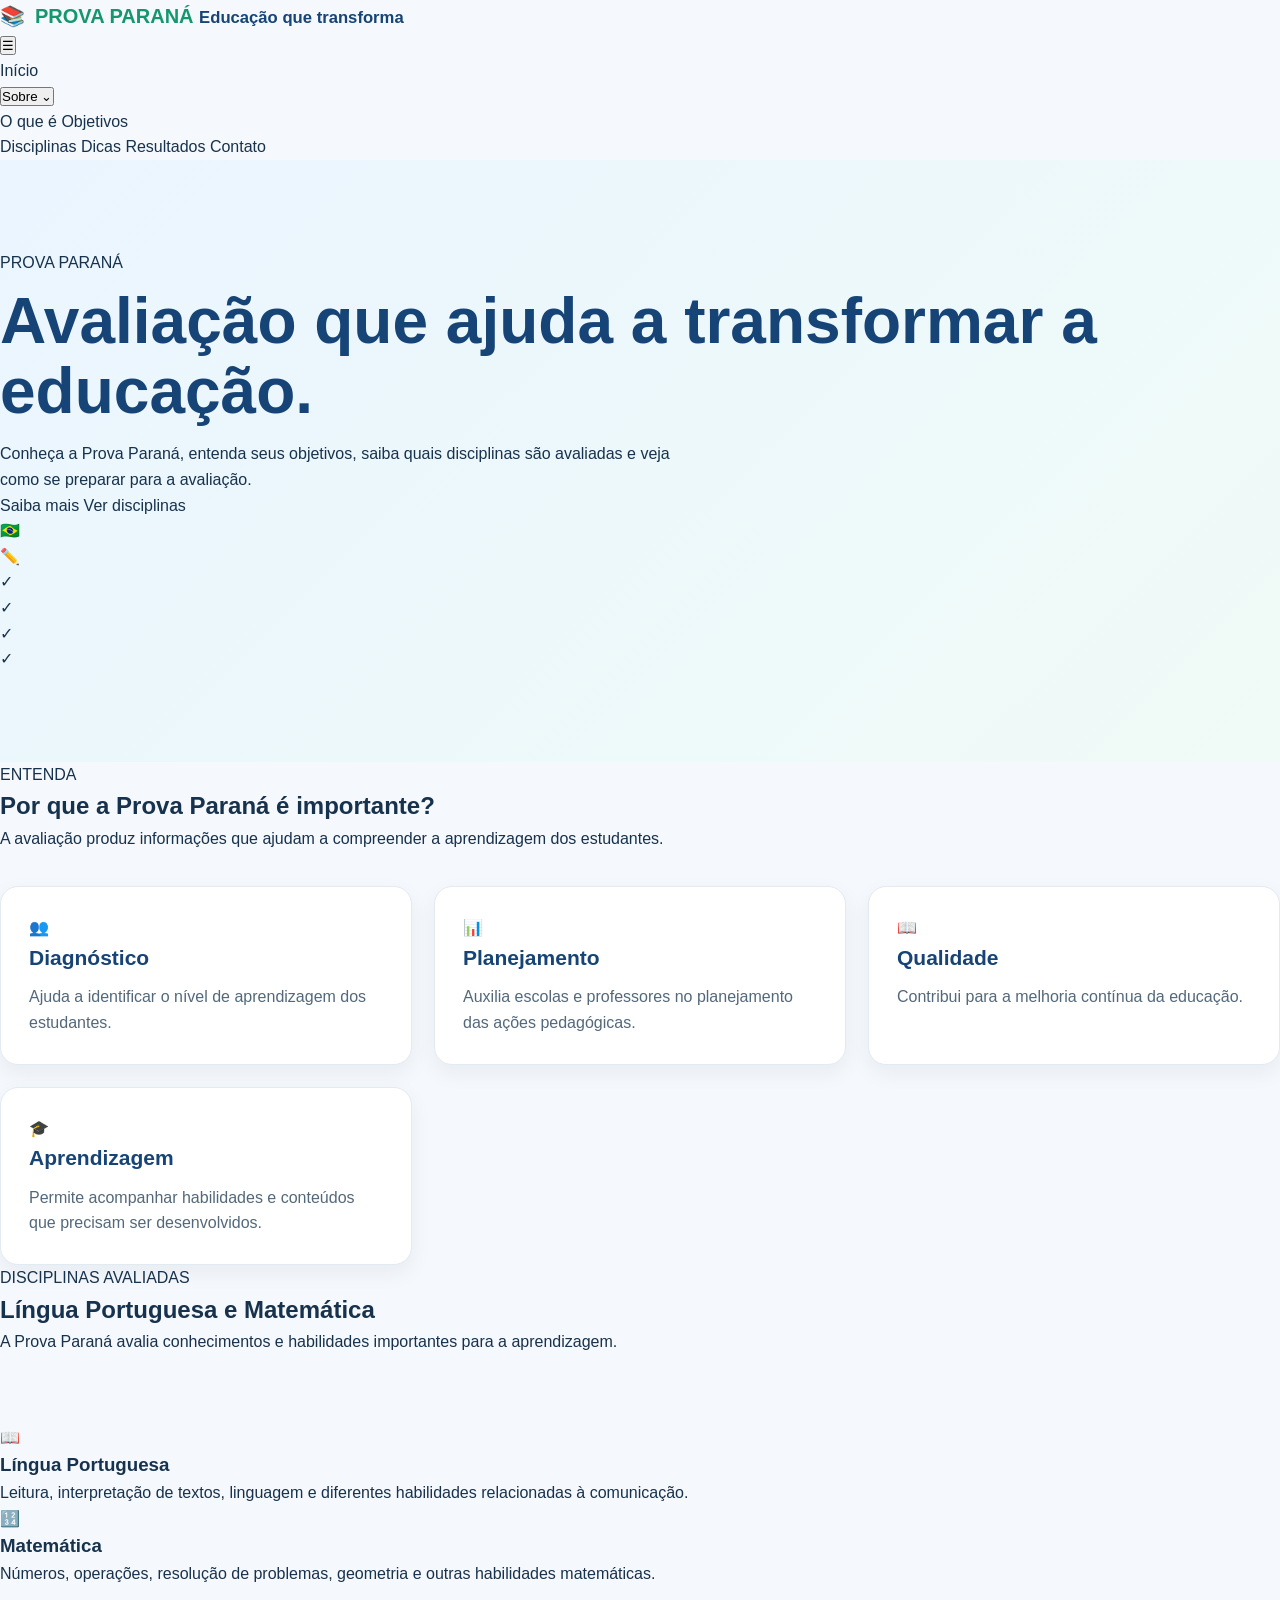
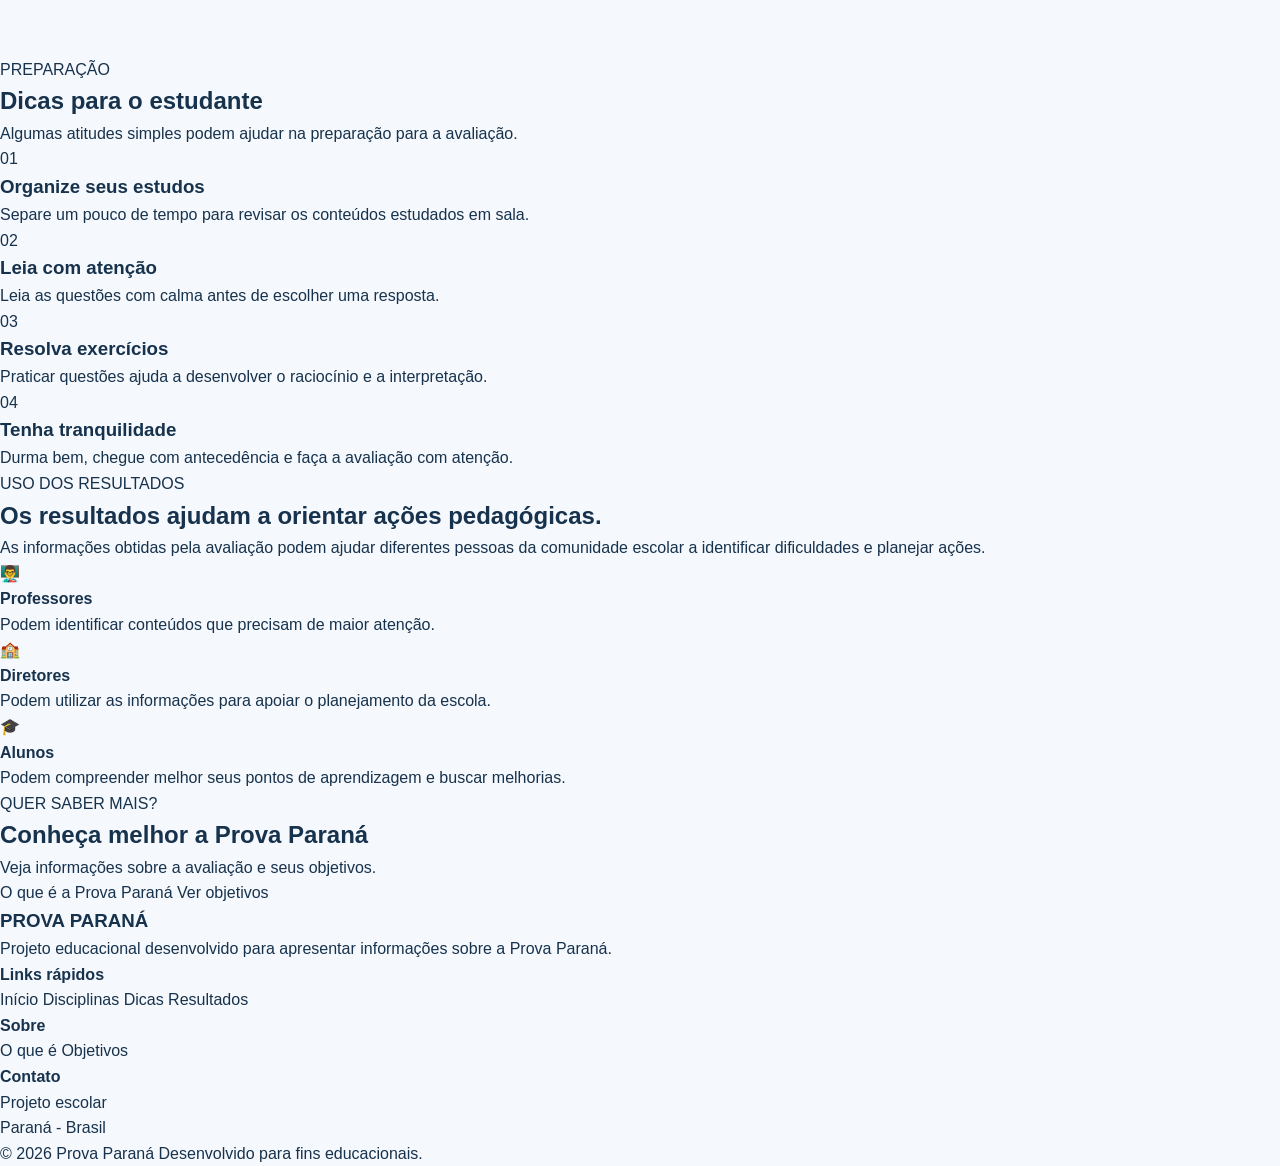
<file: Index.html>
<!DOCTYPE html>
<html lang="pt-BR">

<head>
    <meta charset="UTF-8">
    <meta name="viewport" content="width=device-width, initial-scale=1.0">

    <title>Prova Paraná</title>

    <link rel="stylesheet" href="style.css">
</head>

<body>

<header class="cabecalho">

    <div class="logo" onclick="irParaInicio()">

        <div class="logo-simbolo">📚</div>

        <div class="logo-texto">
            <strong>PROVA <span>PARANÁ</span></strong>
            <small>Educação que transforma</small>
        </div>

    </div>


    <button class="botao-menu" onclick="abrirMenu()" aria-label="Abrir menu">
        ☰
    </button>


    <nav id="menuPrincipal">

        <a href="index.html" class="ativo">Início</a>

        <div class="dropdown">

            <button class="botao-dropdown" onclick="abrirDropdown()">
                Sobre <span>⌄</span>
            </button>

            <div id="dropdownSobre" class="dropdown-conteudo">

                <a href="sobre.html">O que é</a>

                <a href="objetivos.html">Objetivos</a>

            </div>

        </div>

        <a href="#disciplinas">Disciplinas</a>

        <a href="#dicas">Dicas</a>

        <a href="#resultados">Resultados</a>

        <a href="#contato">Contato</a>

    </nav>

</header>


<main>

    <!-- HERO -->

    <section class="hero">

        <div class="hero-conteudo">

            <span class="tag">PROVA PARANÁ</span>

            <h1>
                Avaliação que ajuda a
                <span>transformar a educação.</span>
            </h1>

            <p>
                Conheça a Prova Paraná, entenda seus objetivos,
                saiba quais disciplinas são avaliadas e veja como
                se preparar para a avaliação.
            </p>


            <div class="botoes-hero">

                <a href="sobre.html" class="botao botao-verde">
                    Saiba mais
                </a>

                <a href="#disciplinas" class="botao botao-branco">
                    Ver disciplinas
                </a>

            </div>

        </div>


        <div class="hero-ilustracao">

            <div class="mapa">🇧🇷</div>

            <div class="lapis">✏️</div>

            <div class="prova-card">

                <div>✓</div>
                <div>✓</div>
                <div>✓</div>
                <div>✓</div>

            </div>

        </div>

    </section>


    <!-- IMPORTÂNCIA -->

    <section class="secao">

        <div class="titulo">

            <span>ENTENDA</span>

            <h2>Por que a Prova Paraná é importante?</h2>

            <p>
                A avaliação produz informações que ajudam
                a compreender a aprendizagem dos estudantes.
            </p>

        </div>


        <div class="cards">

            <article class="card">

                <div class="icone verde">👥</div>

                <h3>Diagnóstico</h3>

                <p>
                    Ajuda a identificar o nível de aprendizagem
                    dos estudantes.
                </p>

            </article>


            <article class="card">

                <div class="icone azul">📊</div>

                <h3>Planejamento</h3>

                <p>
                    Auxilia escolas e professores no planejamento
                    das ações pedagógicas.
                </p>

            </article>


            <article class="card">

                <div class="icone verde">📖</div>

                <h3>Qualidade</h3>

                <p>
                    Contribui para a melhoria contínua
                    da educação.
                </p>

            </article>


            <article class="card">

                <div class="icone azul">🎓</div>

                <h3>Aprendizagem</h3>

                <p>
                    Permite acompanhar habilidades e conteúdos
                    que precisam ser desenvolvidos.
                </p>

            </article>

        </div>

    </section>


    <!-- DISCIPLINAS -->

    <section id="disciplinas" class="secao secao-azul">

        <div class="titulo">

            <span>DISCIPLINAS AVALIADAS</span>

            <h2>Língua Portuguesa e Matemática</h2>

            <p>
                A Prova Paraná avalia conhecimentos e habilidades
                importantes para a aprendizagem.
            </p>

        </div>


        <div class="disciplinas">

            <article class="disciplina portugues">

                <div class="disciplina-icone">
                    📖
                </div>

                <div>

                    <h3>Língua Portuguesa</h3>

                    <p>
                        Leitura, interpretação de textos,
                        linguagem e diferentes habilidades
                        relacionadas à comunicação.
                    </p>

                </div>

            </article>


            <article class="disciplina matematica">

                <div class="disciplina-icone">
                    🔢
                </div>

                <div>

                    <h3>Matemática</h3>

                    <p>
                        Números, operações, resolução de problemas,
                        geometria e outras habilidades matemáticas.
                    </p>

                </div>

            </article>

        </div>

    </section>


    <!-- DICAS -->

    <section id="dicas" class="secao">

        <div class="titulo">

            <span>PREPARAÇÃO</span>

            <h2>Dicas para o estudante</h2>

            <p>
                Algumas atitudes simples podem ajudar
                na preparação para a avaliação.
            </p>

        </div>


        <div class="dicas">

            <article class="dica">

                <span>01</span>

                <div>
                    <h3>Organize seus estudos</h3>

                    <p>
                        Separe um pouco de tempo para revisar
                        os conteúdos estudados em sala.
                    </p>
                </div>

            </article>


            <article class="dica">

                <span>02</span>

                <div>
                    <h3>Leia com atenção</h3>

                    <p>
                        Leia as questões com calma antes
                        de escolher uma resposta.
                    </p>
                </div>

            </article>


            <article class="dica">

                <span>03</span>

                <div>
                    <h3>Resolva exercícios</h3>

                    <p>
                        Praticar questões ajuda a desenvolver
                        o raciocínio e a interpretação.
                    </p>
                </div>

            </article>


            <article class="dica">

                <span>04</span>

                <div>
                    <h3>Tenha tranquilidade</h3>

                    <p>
                        Durma bem, chegue com antecedência
                        e faça a avaliação com atenção.
                    </p>
                </div>

            </article>

        </div>

    </section>


    <!-- RESULTADOS -->

    <section id="resultados" class="resultados">

        <div>

            <span>USO DOS RESULTADOS</span>

            <h2>
                Os resultados ajudam a orientar
                ações pedagógicas.
            </h2>

            <p>
                As informações obtidas pela avaliação podem
                ajudar diferentes pessoas da comunidade escolar
                a identificar dificuldades e planejar ações.
            </p>

        </div>


        <div class="resultado-lista">

            <div>
                <b>👨‍🏫</b>

                <section>
                    <strong>Professores</strong>

                    <p>
                        Podem identificar conteúdos que precisam
                        de maior atenção.
                    </p>
                </section>
            </div>


            <div>
                <b>🏫</b>

                <section>
                    <strong>Diretores</strong>

                    <p>
                        Podem utilizar as informações para apoiar
                        o planejamento da escola.
                    </p>
                </section>
            </div>


            <div>
                <b>🎓</b>

                <section>
                    <strong>Alunos</strong>

                    <p>
                        Podem compreender melhor seus pontos
                        de aprendizagem e buscar melhorias.
                    </p>
                </section>
            </div>

        </div>

    </section>


    <!-- SOBRE -->

    <section class="chamada">

        <span>QUER SABER MAIS?</span>

        <h2>Conheça melhor a Prova Paraná</h2>

        <p>
            Veja informações sobre a avaliação e seus objetivos.
        </p>

        <div>

            <a href="sobre.html" class="botao botao-verde">
                O que é a Prova Paraná
            </a>

            <a href="objetivos.html" class="botao botao-branco">
                Ver objetivos
            </a>

        </div>

    </section>

</main>


<!-- RODAPÉ -->

<footer id="contato">

    <div class="footer-conteudo">

        <div class="footer-coluna">

            <h3>PROVA <span>PARANÁ</span></h3>

            <p>
                Projeto educacional desenvolvido para apresentar
                informações sobre a Prova Paraná.
            </p>

        </div>


        <div class="footer-coluna">

            <h4>Links rápidos</h4>

            <a href="index.html">Início</a>
            <a href="#disciplinas">Disciplinas</a>
            <a href="#dicas">Dicas</a>
            <a href="#resultados">Resultados</a>

        </div>


        <div class="footer-coluna">

            <h4>Sobre</h4>

            <a href="sobre.html">O que é</a>
            <a href="objetivos.html">Objetivos</a>

        </div>


        <div class="footer-coluna">

            <h4>Contato</h4>

            <p>Projeto escolar</p>
            <p>Paraná - Brasil</p>

        </div>

    </div>


    <div class="footer-final">

        <span>
            © 2026 Prova Paraná
        </span>

        <span>
            Desenvolvido para fins educacionais.
        </span>

    </div>

</footer>


<script src="script.js"></script>

</body>
    </html>
</file>
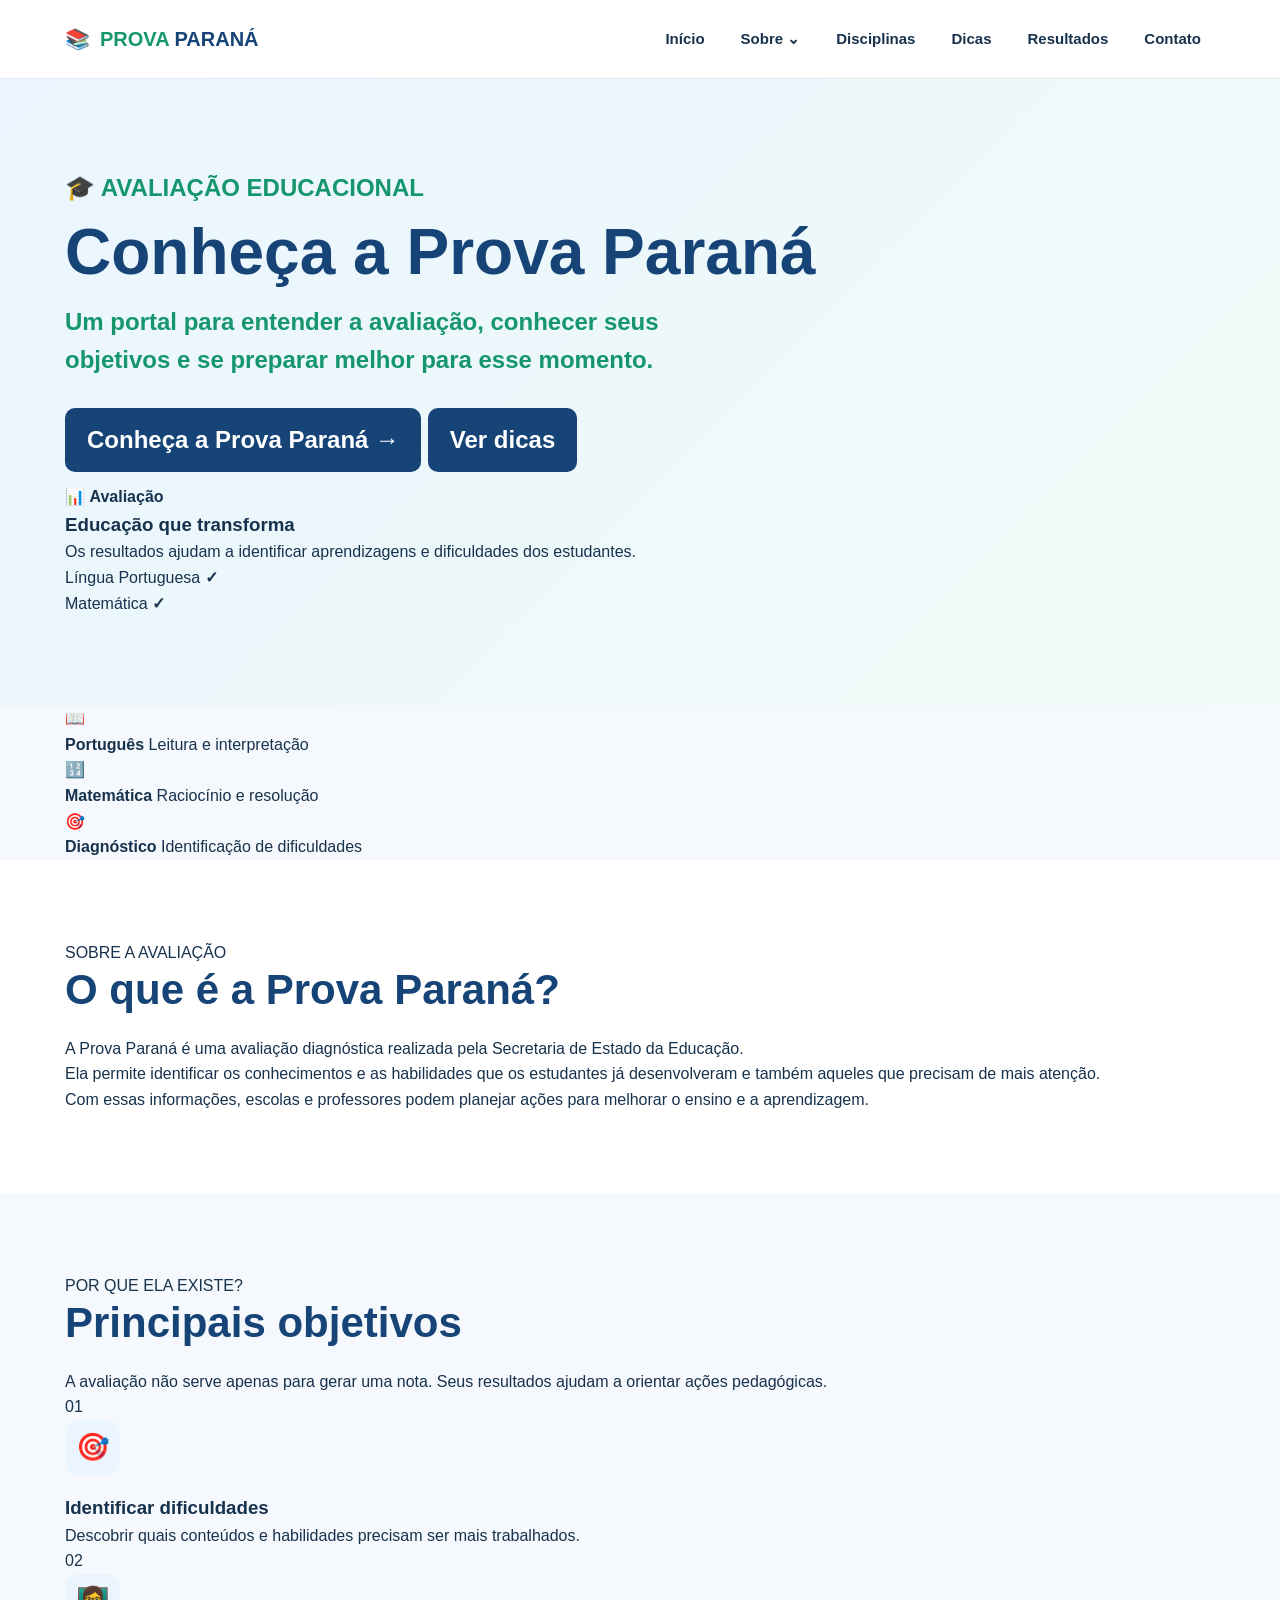
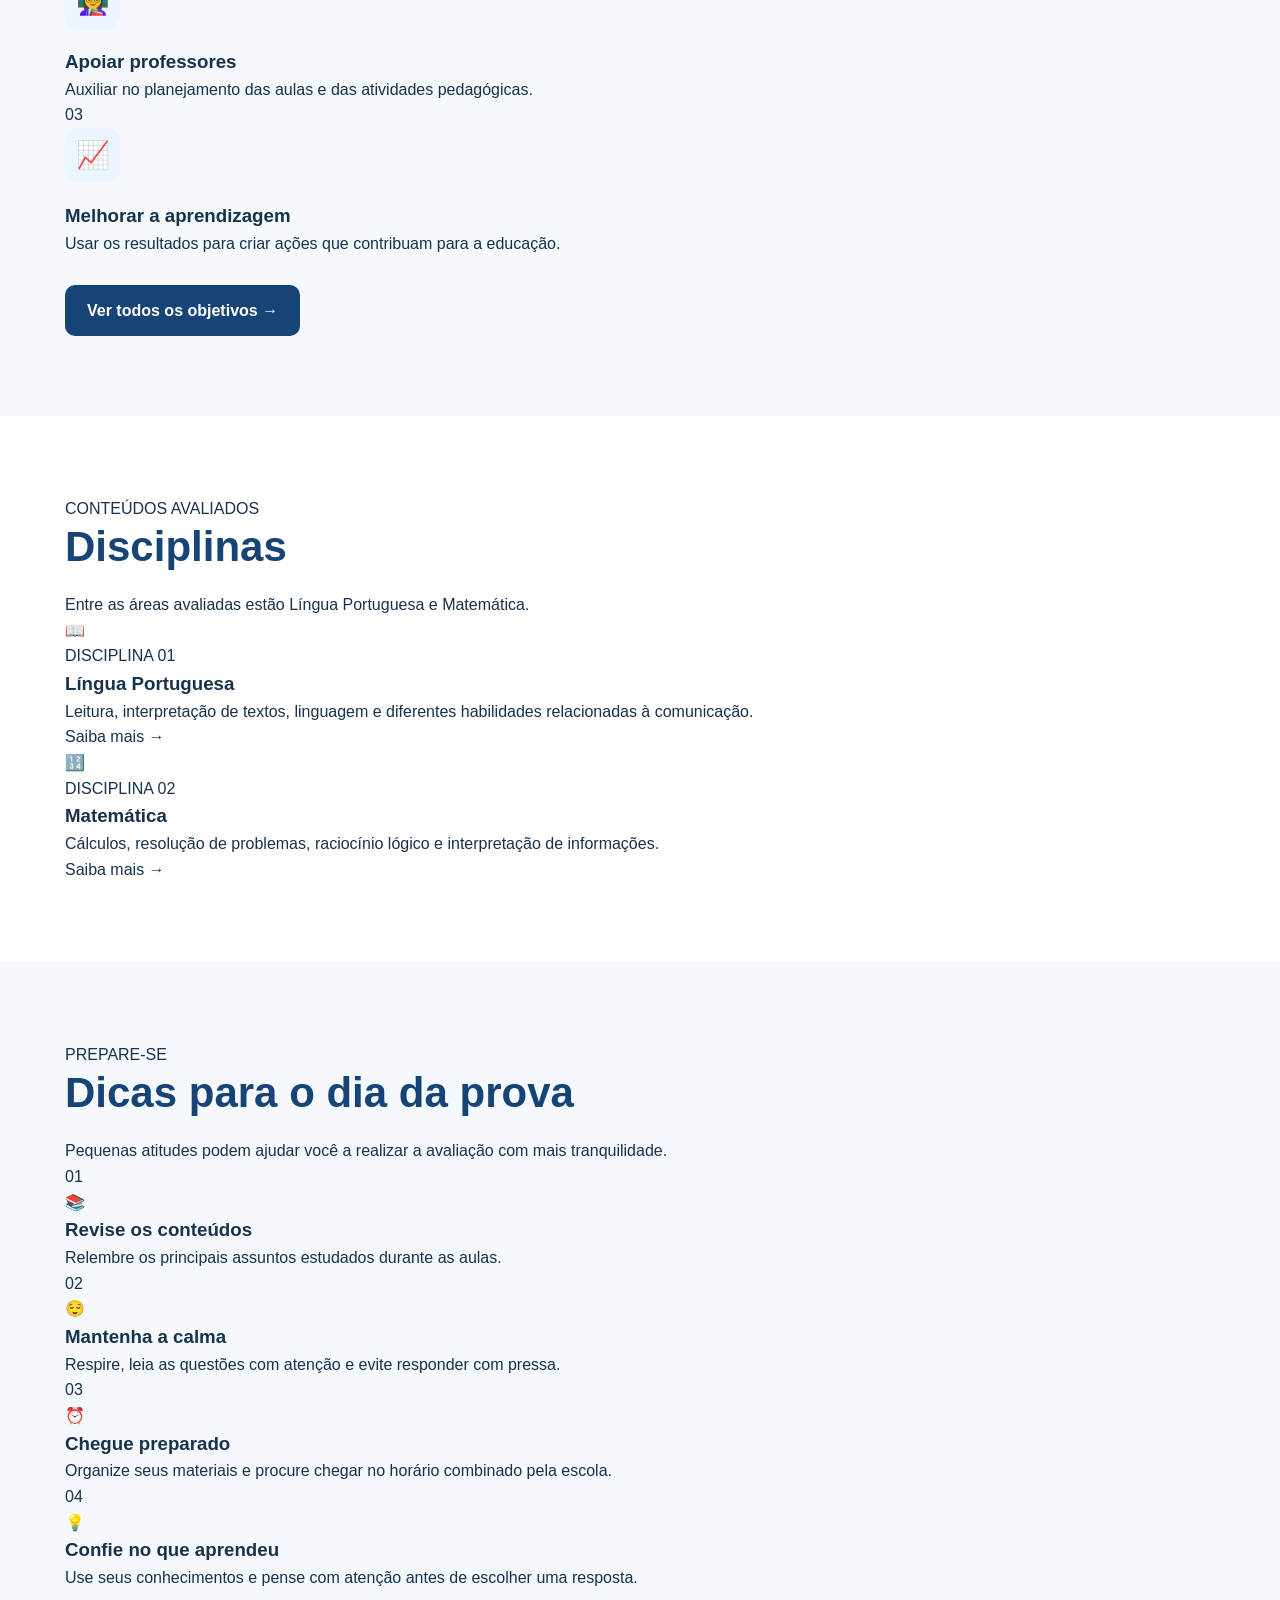
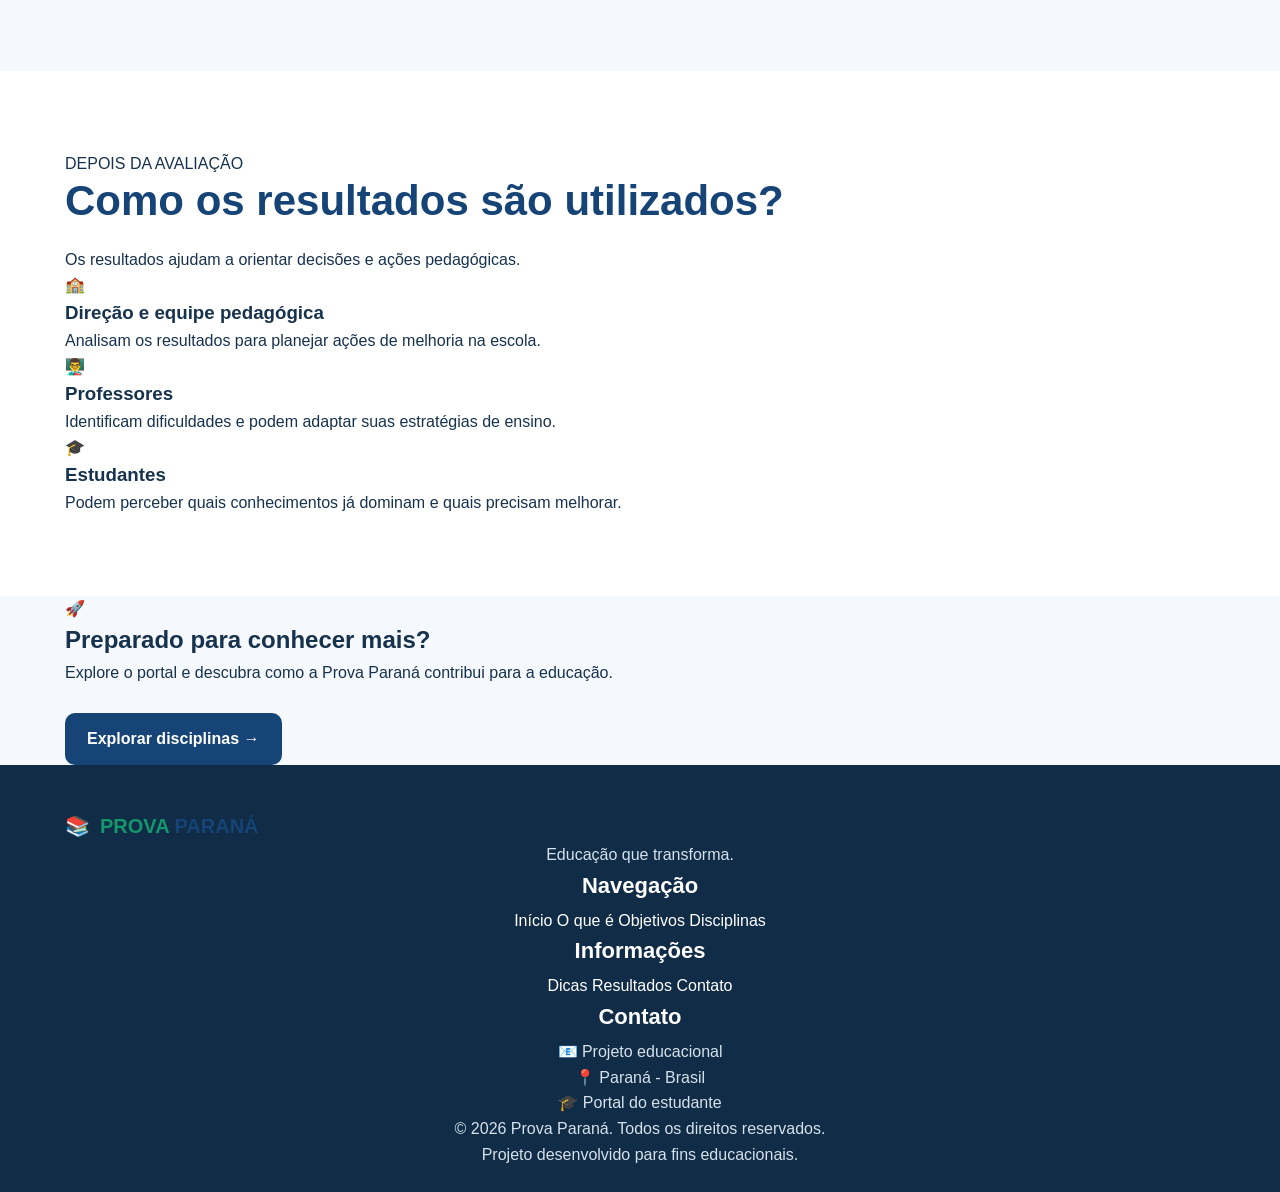
<file: index.html>
<!DOCTYPE html>
<html lang="pt-BR">

<head>
    <meta charset="UTF-8">
    <meta name="viewport" content="width=device-width, initial-scale=1.0">

    <link rel="stylesheet" href="style.css">

    <title>Prova Paraná | Portal do Estudante</title>
</head>

<body>

    <!-- CABEÇALHO -->
    <header class="header">

        <div class="container header-content">

            <a href="index.html" class="logo">

                <div class="logo-symbol">
                    <span>📚</span>
                </div>

                <div class="logo-text">
                    <strong>PROVA</strong>
                    <span>PARANÁ</span>
                </div>

            </a>

            <button class="menu-btn" aria-label="Abrir menu">
                <span></span>
                <span></span>
                <span></span>
            </button>

            <nav class="main-nav">

                <ul>

                    <li>
                        <a href="index.html" class="active">
                            Início
                        </a>
                    </li>

                    <li class="dropdown">

                        <button class="dropdown-btn">
                            Sobre <span>⌄</span>
                        </button>

                        <div class="dropdown-menu">

                            <a href="#sobre">
                                O que é
                            </a>

                            <a href="objetivos.html">
                                Objetivos
                            </a>

                        </div>

                    </li>

                    <li>
                        <a href="disciplinas.html">
                            Disciplinas
                        </a>
                    </li>

                    <li>
                        <a href="#dicas">
                            Dicas
                        </a>
                    </li>

                    <li>
                        <a href="#resultados">
                            Resultados
                        </a>
                    </li>

                    <li>
                        <a href="#contato">
                            Contato
                        </a>
                    </li>

                </ul>

            </nav>

        </div>

    </header>


    <main>

        <!-- HERO -->
        <section class="hero">

            <div class="hero-decoration hero-decoration-one"></div>
            <div class="hero-decoration hero-decoration-two"></div>

            <div class="container hero-content">

                <div class="hero-text">

                    <div class="badge">
                        🎓 AVALIAÇÃO EDUCACIONAL
                    </div>

                    <h1>
                        Conheça a
                        <span>Prova Paraná</span>
                    </h1>

                    <p>
                        Um portal para entender a avaliação,
                        conhecer seus objetivos e se preparar
                        melhor para esse momento.
                    </p>

                    <div class="hero-buttons">

                        <a href="#sobre" class="btn btn-primary">
                            Conheça a Prova Paraná →
                        </a>

                        <a href="#dicas" class="btn btn-secondary">
                            Ver dicas
                        </a>

                    </div>

                </div>

                <div class="hero-card">

                    <div class="hero-card-top">
                        <span>📊</span>
                        <strong>Avaliação</strong>
                    </div>

                    <h3>
                        Educação que transforma
                    </h3>

                    <p>
                        Os resultados ajudam a identificar
                        aprendizagens e dificuldades dos estudantes.
                    </p>

                    <div class="progress">

                        <div class="progress-item">
                            <span>Língua Portuguesa</span>
                            <b>✓</b>
                        </div>

                        <div class="progress-item">
                            <span>Matemática</span>
                            <b>✓</b>
                        </div>

                    </div>

                </div>

            </div>

        </section>


        <!-- NÚMEROS / DESTAQUES -->
        <section class="highlights">

            <div class="container highlights-grid">

                <div class="highlight">
                    <div class="highlight-icon">📖</div>
                    <div>
                        <strong>Português</strong>
                        <span>Leitura e interpretação</span>
                    </div>
                </div>

                <div class="highlight">
                    <div class="highlight-icon">🔢</div>
                    <div>
                        <strong>Matemática</strong>
                        <span>Raciocínio e resolução</span>
                    </div>
                </div>

                <div class="highlight">
                    <div class="highlight-icon">🎯</div>
                    <div>
                        <strong>Diagnóstico</strong>
                        <span>Identificação de dificuldades</span>
                    </div>
                </div>

            </div>

        </section>


        <!-- O QUE É -->
        <section id="sobre" class="section about-section">

            <div class="container two-columns">

                <div>

                    <span class="section-tag">
                        SOBRE A AVALIAÇÃO
                    </span>

                    <h2>
                        O que é a
                        <span>Prova Paraná?</span>
                    </h2>

                </div>

                <div class="section-text">

                    <p>
                        A Prova Paraná é uma avaliação diagnóstica
                        realizada pela Secretaria de Estado da Educação.
                    </p>

                    <p>
                        Ela permite identificar os conhecimentos e as
                        habilidades que os estudantes já desenvolveram
                        e também aqueles que precisam de mais atenção.
                    </p>

                    <p>
                        Com essas informações, escolas e professores
                        podem planejar ações para melhorar o ensino
                        e a aprendizagem.
                    </p>

                </div>

            </div>

        </section>


        <!-- OBJETIVOS -->
        <section class="section objectives-section">

            <div class="container">

                <div class="section-heading">

                    <span class="section-tag">
                        POR QUE ELA EXISTE?
                    </span>

                    <h2>
                        Principais objetivos
                    </h2>

                    <p>
                        A avaliação não serve apenas para gerar uma nota.
                        Seus resultados ajudam a orientar ações pedagógicas.
                    </p>

                </div>


                <div class="cards-grid">

                    <article class="info-card">

                        <div class="card-number">
                            01
                        </div>

                        <div class="card-icon">
                            🎯
                        </div>

                        <h3>
                            Identificar dificuldades
                        </h3>

                        <p>
                            Descobrir quais conteúdos e habilidades
                            precisam ser mais trabalhados.
                        </p>

                    </article>


                    <article class="info-card">

                        <div class="card-number">
                            02
                        </div>

                        <div class="card-icon">
                            👩‍🏫
                        </div>

                        <h3>
                            Apoiar professores
                        </h3>

                        <p>
                            Auxiliar no planejamento das aulas e
                            das atividades pedagógicas.
                        </p>

                    </article>


                    <article class="info-card">

                        <div class="card-number">
                            03
                        </div>

                        <div class="card-icon">
                            📈
                        </div>

                        <h3>
                            Melhorar a aprendizagem
                        </h3>

                        <p>
                            Usar os resultados para criar ações
                            que contribuam para a educação.
                        </p>

                    </article>

                </div>

                <div class="center-button">

                    <a href="objetivos.html" class="btn btn-primary">
                        Ver todos os objetivos →
                    </a>

                </div>

            </div>

        </section>


        <!-- DISCIPLINAS -->
        <section id="disciplinas" class="section disciplines-section">

            <div class="container">

                <div class="section-heading">

                    <span class="section-tag">
                        CONTEÚDOS AVALIADOS
                    </span>

                    <h2>
                        Disciplinas
                    </h2>

                    <p>
                        Entre as áreas avaliadas estão Língua Portuguesa
                        e Matemática.
                    </p>

                </div>


                <div class="discipline-grid">

                    <article class="discipline-card portuguese">

                        <div class="discipline-icon">
                            📖
                        </div>

                        <div class="discipline-content">

                            <span class="discipline-label">
                                DISCIPLINA 01
                            </span>

                            <h3>
                                Língua Portuguesa
                            </h3>

                            <p>
                                Leitura, interpretação de textos,
                                linguagem e diferentes habilidades
                                relacionadas à comunicação.
                            </p>

                            <a href="disciplinas.html">
                                Saiba mais →
                            </a>

                        </div>

                    </article>


                    <article class="discipline-card mathematics">

                        <div class="discipline-icon">
                            🔢
                        </div>

                        <div class="discipline-content">

                            <span class="discipline-label">
                                DISCIPLINA 02
                            </span>

                            <h3>
                                Matemática
                            </h3>

                            <p>
                                Cálculos, resolução de problemas,
                                raciocínio lógico e interpretação
                                de informações.
                            </p>

                            <a href="disciplinas.html">
                                Saiba mais →
                            </a>

                        </div>

                    </article>

                </div>

            </div>

        </section>


        <!-- DICAS -->
        <section id="dicas" class="section tips-section">

            <div class="container">

                <div class="section-heading">

                    <span class="section-tag">
                        PREPARE-SE
                    </span>

                    <h2>
                        Dicas para o dia da prova
                    </h2>

                    <p>
                        Pequenas atitudes podem ajudar você a realizar
                        a avaliação com mais tranquilidade.
                    </p>

                </div>


                <div class="tips-grid">

                    <article class="tip-card">
                        <span>01</span>
                        <div>📚</div>
                        <h3>Revise os conteúdos</h3>
                        <p>
                            Relembre os principais assuntos estudados
                            durante as aulas.
                        </p>
                    </article>

                    <article class="tip-card">
                        <span>02</span>
                        <div>😌</div>
                        <h3>Mantenha a calma</h3>
                        <p>
                            Respire, leia as questões com atenção
                            e evite responder com pressa.
                        </p>
                    </article>

                    <article class="tip-card">
                        <span>03</span>
                        <div>⏰</div>
                        <h3>Chegue preparado</h3>
                        <p>
                            Organize seus materiais e procure chegar
                            no horário combinado pela escola.
                        </p>
                    </article>

                    <article class="tip-card">
                        <span>04</span>
                        <div>💡</div>
                        <h3>Confie no que aprendeu</h3>
                        <p>
                            Use seus conhecimentos e pense com atenção
                            antes de escolher uma resposta.
                        </p>
                    </article>

                </div>

            </div>

        </section>


        <!-- RESULTADOS -->
        <section id="resultados" class="section results-section">

            <div class="container">

                <div class="results-box">

                    <div class="results-title">

                        <span class="section-tag">
                            DEPOIS DA AVALIAÇÃO
                        </span>

                        <h2>
                            Como os resultados são utilizados?
                        </h2>

                        <p>
                            Os resultados ajudam a orientar decisões
                            e ações pedagógicas.
                        </p>

                    </div>


                    <div class="results-list">

                        <div class="result-item">

                            <div class="result-icon">
                                🏫
                            </div>

                            <div>
                                <h3>Direção e equipe pedagógica</h3>
                                <p>
                                    Analisam os resultados para planejar
                                    ações de melhoria na escola.
                                </p>
                            </div>

                        </div>


                        <div class="result-item">

                            <div class="result-icon">
                                👨‍🏫
                            </div>

                            <div>
                                <h3>Professores</h3>
                                <p>
                                    Identificam dificuldades e podem
                                    adaptar suas estratégias de ensino.
                                </p>
                            </div>

                        </div>


                        <div class="result-item">

                            <div class="result-icon">
                                🎓
                            </div>

                            <div>
                                <h3>Estudantes</h3>
                                <p>
                                    Podem perceber quais conhecimentos
                                    já dominam e quais precisam melhorar.
                                </p>
                            </div>

                        </div>

                    </div>

                </div>

            </div>

        </section>


        <!-- CHAMADA FINAL -->
        <section class="final-cta">

            <div class="container">

                <div class="final-cta-content">

                    <span>🚀</span>

                    <div>

                        <h2>
                            Preparado para conhecer mais?
                        </h2>

                        <p>
                            Explore o portal e descubra como a
                            Prova Paraná contribui para a educação.
                        </p>

                    </div>

                    <a href="disciplinas.html" class="btn btn-light">
                        Explorar disciplinas →
                    </a>

                </div>

            </div>

        </section>

    </main>


    <!-- RODAPÉ -->
    <footer id="contato" class="footer">

        <div class="container footer-grid">

            <div class="footer-brand">

                <a href="index.html" class="logo footer-logo">

                    <div class="logo-symbol">
                        <span>📚</span>
                    </div>

                    <div class="logo-text">
                        <strong>PROVA</strong>
                        <span>PARANÁ</span>
                    </div>

                </a>

                <p>
                    Educação que transforma.
                </p>

            </div>


            <div class="footer-column">

                <h3>
                    Navegação
                </h3>

                <a href="index.html">
                    Início
                </a>

                <a href="#sobre">
                    O que é
                </a>

                <a href="objetivos.html">
                    Objetivos
                </a>

                <a href="disciplinas.html">
                    Disciplinas
                </a>

            </div>


            <div class="footer-column">

                <h3>
                    Informações
                </h3>

                <a href="#dicas">
                    Dicas
                </a>

                <a href="#resultados">
                    Resultados
                </a>

                <a href="#contato">
                    Contato
                </a>

            </div>


            <div class="footer-column">

                <h3>
                    Contato
                </h3>

                <p>
                    📧 Projeto educacional
                </p>

                <p>
                    📍 Paraná - Brasil
                </p>

                <p>
                    🎓 Portal do estudante
                </p>

            </div>

        </div>


        <div class="footer-bottom">

            <div class="container">

                <p>
                    © 2026 Prova Paraná. Todos os direitos reservados.
                </p>

                <p>
                    Projeto desenvolvido para fins educacionais.
                </p>

            </div>

        </div>

    </footer>


    <script src="script.js"></script>

</body>

    </html>
</file>
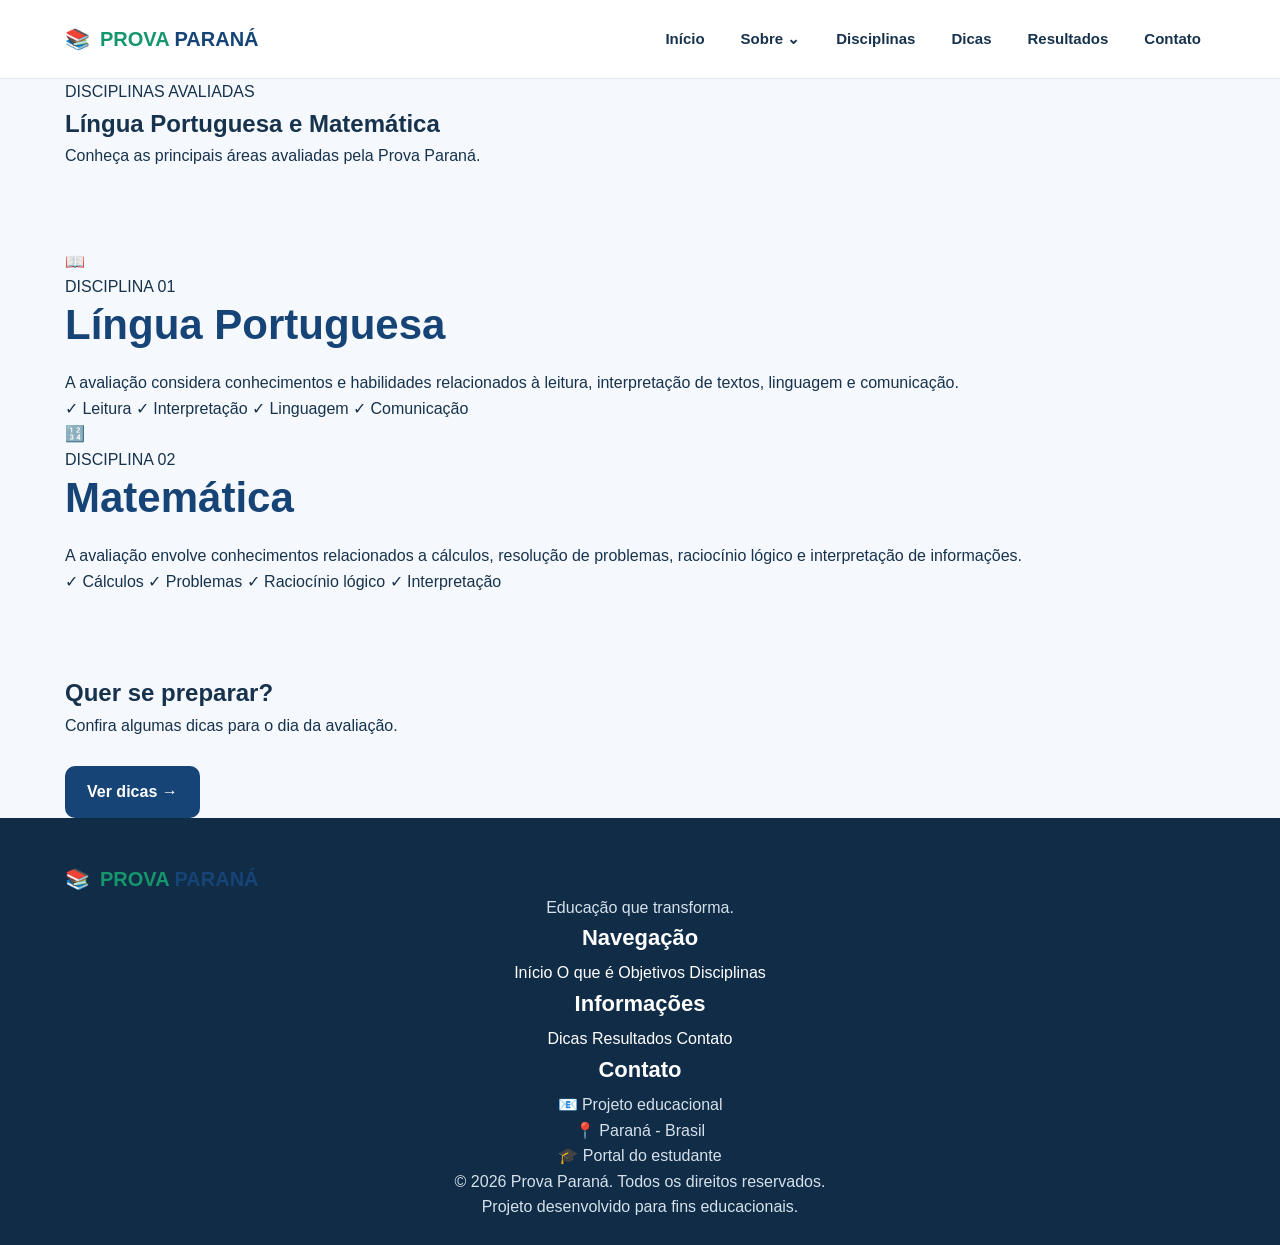
<file: disciplinas.html>
<!DOCTYPE html>
<html lang="pt-BR">

<head>

    <meta charset="UTF-8">
    <meta name="viewport" content="width=device-width, initial-scale=1.0">

    <link rel="stylesheet" href="style.css">

    <title>Disciplinas | Prova Paraná</title>

</head>

<body>


<header class="header">

    <div class="container header-content">

        <a href="index.html" class="logo">

            <div class="logo-symbol">
                <span>📚</span>
            </div>

            <div class="logo-text">
                <strong>PROVA</strong>
                <span>PARANÁ</span>
            </div>

        </a>


        <button class="menu-btn" aria-label="Abrir menu">

            <span></span>
            <span></span>
            <span></span>

        </button>


        <nav class="main-nav">

            <ul>

                <li>
                    <a href="index.html">
                        Início
                    </a>
                </li>

                <li class="dropdown">

                    <button class="dropdown-btn">
                        Sobre <span>⌄</span>
                    </button>

                    <div class="dropdown-menu">

                        <a href="index.html#sobre">
                            O que é
                        </a>

                        <a href="objetivos.html">
                            Objetivos
                        </a>

                    </div>

                </li>

                <li>
                    <a href="disciplinas.html" class="active">
                        Disciplinas
                    </a>
                </li>

                <li>
                    <a href="index.html#dicas">
                        Dicas
                    </a>
                </li>

                <li>
                    <a href="index.html#resultados">
                        Resultados
                    </a>
                </li>

                <li>
                    <a href="index.html#contato">
                        Contato
                    </a>
                </li>

            </ul>

        </nav>

    </div>

</header>


<main>

    <section class="page-hero">

        <div class="container">

            <span class="section-tag">
                DISCIPLINAS AVALIADAS
            </span>

            <h1>
                Língua Portuguesa
                <span>e Matemática</span>
            </h1>

            <p>
                Conheça as principais áreas avaliadas pela
                Prova Paraná.
            </p>

        </div>

    </section>


    <section class="section disciplines-page">

        <div class="container">


            <article class="large-discipline-card">

                <div class="large-icon">
                    📖
                </div>

                <div>

                    <span class="discipline-label">
                        DISCIPLINA 01
                    </span>

                    <h2>
                        Língua Portuguesa
                    </h2>

                    <p>
                        A avaliação considera conhecimentos e habilidades
                        relacionados à leitura, interpretação de textos,
                        linguagem e comunicação.
                    </p>

                    <div class="skill-list">

                        <span>✓ Leitura</span>
                        <span>✓ Interpretação</span>
                        <span>✓ Linguagem</span>
                        <span>✓ Comunicação</span>

                    </div>

                </div>

            </article>


            <article class="large-discipline-card math-card">

                <div class="large-icon">
                    🔢
                </div>

                <div>

                    <span class="discipline-label">
                        DISCIPLINA 02
                    </span>

                    <h2>
                        Matemática
                    </h2>

                    <p>
                        A avaliação envolve conhecimentos relacionados
                        a cálculos, resolução de problemas, raciocínio
                        lógico e interpretação de informações.
                    </p>

                    <div class="skill-list">

                        <span>✓ Cálculos</span>
                        <span>✓ Problemas</span>
                        <span>✓ Raciocínio lógico</span>
                        <span>✓ Interpretação</span>

                    </div>

                </div>

            </article>


        </div>

    </section>


    <section class="final-cta">

        <div class="container final-cta-content">

            <div>

                <h2>
                    Quer se preparar?
                </h2>

                <p>
                    Confira algumas dicas para o dia da avaliação.
                </p>

            </div>

            <a href="index.html#dicas" class="btn btn-light">
                Ver dicas →
            </a>

        </div>

    </section>

</main>


<footer id="contato" class="footer">

    <div class="container footer-grid">

        <div class="footer-brand">

            <a href="index.html" class="logo footer-logo">

                <div class="logo-symbol">
                    <span>📚</span>
                </div>

                <div class="logo-text">
                    <strong>PROVA</strong>
                    <span>PARANÁ</span>
                </div>

            </a>

            <p>
                Educação que transforma.
            </p>

        </div>


        <div class="footer-column">

            <h3>Navegação</h3>

            <a href="index.html">
                Início
            </a>

            <a href="index.html#sobre">
                O que é
            </a>

            <a href="objetivos.html">
                Objetivos
            </a>

            <a href="disciplinas.html">
                Disciplinas
            </a>

        </div>


        <div class="footer-column">

            <h3>Informações</h3>

            <a href="index.html#dicas">
                Dicas
            </a>

            <a href="index.html#resultados">
                Resultados
            </a>

            <a href="index.html#contato">
                Contato
            </a>

        </div>


        <div class="footer-column">

            <h3>Contato</h3>

            <p>📧 Projeto educacional</p>
            <p>📍 Paraná - Brasil</p>
            <p>🎓 Portal do estudante</p>

        </div>

    </div>


    <div class="footer-bottom">

        <div class="container">

            <p>
                © 2026 Prova Paraná. Todos os direitos reservados.
            </p>

            <p>
                Projeto desenvolvido para fins educacionais.
            </p>

        </div>

    </div>

</footer>


<script src="script.js"></script>

</body>

</html>
</file>
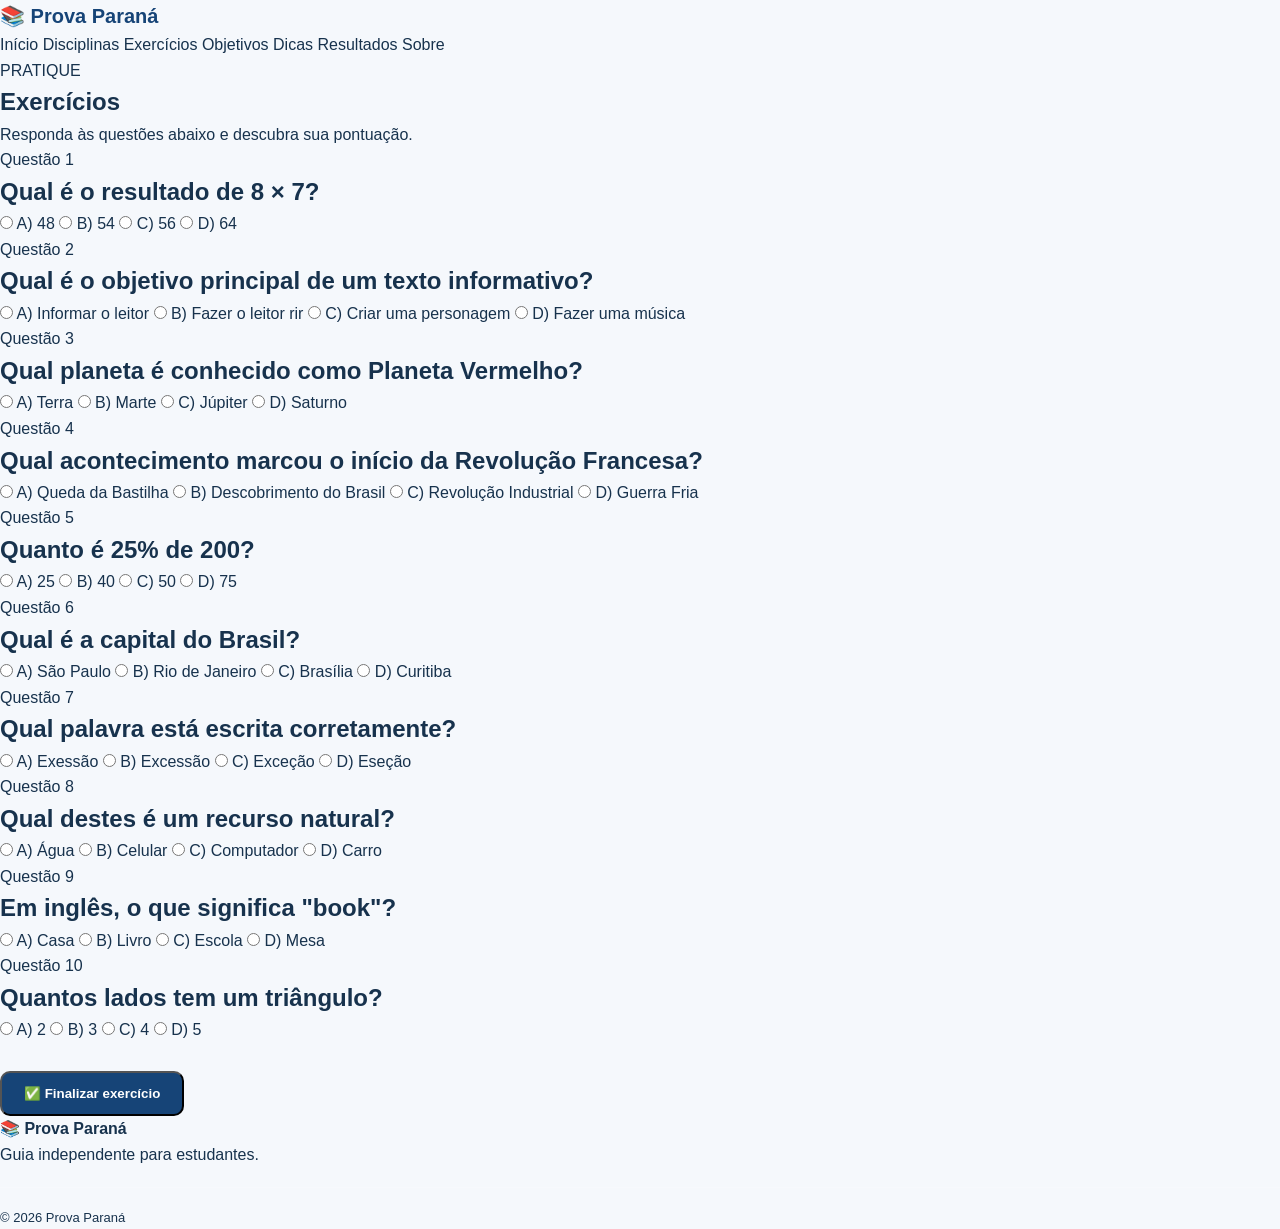
<file: exercícios.html>
<!DOCTYPE html>
<html lang="pt-BR">

<head>

    <meta charset="UTF-8">

    <meta name="viewport"
          content="width=device-width, initial-scale=1.0">

    <title>Exercícios | Prova Paraná</title>

    <link rel="stylesheet" href="style.css">

</head>

<body>

<header>

    <a href="index.html" class="logo">
        📚 Prova Paraná
    </a>

    <button class="menu-btn" onclick="toggleMenu()">
        ☰
    </button>

    <nav id="menu">

        <a href="index.html">Início</a>

        <a href="disciplinas.html">Disciplinas</a>

        <a href="exercicios.html">Exercícios</a>

        <a href="objetivos.html">Objetivos</a>

        <a href="dicas.html">Dicas</a>

        <a href="resultados.html">Resultados</a>

        <a href="sobre.html">Sobre</a>

    </nav>

</header>


<main>

<section class="page-header">

    <span class="tag">
        PRATIQUE
    </span>

    <h1>
        Exercícios
    </h1>

    <p>
        Responda às questões abaixo e descubra
        sua pontuação.
    </p>

</section>


<section class="quiz-container">


<form id="quiz">


<!-- QUESTÃO 1 -->

<div class="question">

    <span class="question-number">
        Questão 1
    </span>

    <h2>
        Qual é o resultado de 8 × 7?
    </h2>

    <label>
        <input type="radio"
               name="q1"
               value="a">
        A) 48
    </label>

    <label>
        <input type="radio"
               name="q1"
               value="b">
        B) 54
    </label>

    <label>
        <input type="radio"
               name="q1"
               value="c">
        C) 56
    </label>

    <label>
        <input type="radio"
               name="q1"
               value="d">
        D) 64
    </label>

</div>


<!-- QUESTÃO 2 -->

<div class="question">

    <span class="question-number">
        Questão 2
    </span>

    <h2>
        Qual é o objetivo principal de um texto informativo?
    </h2>

    <label>
        <input type="radio"
               name="q2"
               value="a">
        A) Informar o leitor
    </label>

    <label>
        <input type="radio"
               name="q2"
               value="b">
        B) Fazer o leitor rir
    </label>

    <label>
        <input type="radio"
               name="q2"
               value="c">
        C) Criar uma personagem
    </label>

    <label>
        <input type="radio"
               name="q2"
               value="d">
        D) Fazer uma música
    </label>

</div>


<!-- QUESTÃO 3 -->

<div class="question">

    <span class="question-number">
        Questão 3
    </span>

    <h2>
        Qual planeta é conhecido como Planeta Vermelho?
    </h2>

    <label>
        <input type="radio"
               name="q3"
               value="a">
        A) Terra
    </label>

    <label>
        <input type="radio"
               name="q3"
               value="b">
        B) Marte
    </label>

    <label>
        <input type="radio"
               name="q3"
               value="c">
        C) Júpiter
    </label>

    <label>
        <input type="radio"
               name="q3"
               value="d">
        D) Saturno
    </label>

</div>


<!-- QUESTÃO 4 -->

<div class="question">

    <span class="question-number">
        Questão 4
    </span>

    <h2>
        Qual acontecimento marcou o início da Revolução Francesa?
    </h2>

    <label>
        <input type="radio"
               name="q4"
               value="a">
        A) Queda da Bastilha
    </label>

    <label>
        <input type="radio"
               name="q4"
               value="b">
        B) Descobrimento do Brasil
    </label>

    <label>
        <input type="radio"
               name="q4"
               value="c">
        C) Revolução Industrial
    </label>

    <label>
        <input type="radio"
               name="q4"
               value="d">
        D) Guerra Fria
    </label>

</div>


<!-- QUESTÃO 5 -->

<div class="question">

    <span class="question-number">
        Questão 5
    </span>

    <h2>
        Quanto é 25% de 200?
    </h2>

    <label>
        <input type="radio"
               name="q5"
               value="a">
        A) 25
    </label>

    <label>
        <input type="radio"
               name="q5"
               value="b">
        B) 40
    </label>

    <label>
        <input type="radio"
               name="q5"
               value="c">
        C) 50
    </label>

    <label>
        <input type="radio"
               name="q5"
               value="d">
        D) 75
    </label>

</div>


<!-- QUESTÃO 6 -->

<div class="question">

    <span class="question-number">
        Questão 6
    </span>

    <h2>
        Qual é a capital do Brasil?
    </h2>

    <label>
        <input type="radio"
               name="q6"
               value="a">
        A) São Paulo
    </label>

    <label>
        <input type="radio"
               name="q6"
               value="b">
        B) Rio de Janeiro
    </label>

    <label>
        <input type="radio"
               name="q6"
               value="c">
        C) Brasília
    </label>

    <label>
        <input type="radio"
               name="q6"
               value="d">
        D) Curitiba
    </label>

</div>


<!-- QUESTÃO 7 -->

<div class="question">

    <span class="question-number">
        Questão 7
    </span>

    <h2>
        Qual palavra está escrita corretamente?
    </h2>

    <label>
        <input type="radio"
               name="q7"
               value="a">
        A) Exessão
    </label>

    <label>
        <input type="radio"
               name="q7"
               value="b">
        B) Excessão
    </label>

    <label>
        <input type="radio"
               name="q7"
               value="c">
        C) Exceção
    </label>

    <label>
        <input type="radio"
               name="q7"
               value="d">
        D) Eseção
    </label>

</div>


<!-- QUESTÃO 8 -->

<div class="question">

    <span class="question-number">
        Questão 8
    </span>

    <h2>
        Qual destes é um recurso natural?
    </h2>

    <label>
        <input type="radio"
               name="q8"
               value="a">
        A) Água
    </label>

    <label>
        <input type="radio"
               name="q8"
               value="b">
        B) Celular
    </label>

    <label>
        <input type="radio"
               name="q8"
               value="c">
        C) Computador
    </label>

    <label>
        <input type="radio"
               name="q8"
               value="d">
        D) Carro
    </label>

</div>


<!-- QUESTÃO 9 -->

<div class="question">

    <span class="question-number">
        Questão 9
    </span>

    <h2>
        Em inglês, o que significa "book"?
    </h2>

    <label>
        <input type="radio"
               name="q9"
               value="a">
        A) Casa
    </label>

    <label>
        <input type="radio"
               name="q9"
               value="b">
        B) Livro
    </label>

    <label>
        <input type="radio"
               name="q9"
               value="c">
        C) Escola
    </label>

    <label>
        <input type="radio"
               name="q9"
               value="d">
        D) Mesa
    </label>

</div>


<!-- QUESTÃO 10 -->

<div class="question">

    <span class="question-number">
        Questão 10
    </span>

    <h2>
        Quantos lados tem um triângulo?
    </h2>

    <label>
        <input type="radio"
               name="q10"
               value="a">
        A) 2
    </label>

    <label>
        <input type="radio"
               name="q10"
               value="b">
        B) 3
    </label>

    <label>
        <input type="radio"
               name="q10"
               value="c">
        C) 4
    </label>

    <label>
        <input type="radio"
               name="q10"
               value="d">
        D) 5
    </label>

</div>


<button type="button"
        class="btn submit-btn"
        onclick="corrigirQuiz()">

    ✅ Finalizar exercício

</button>


</form>


<div id="resultadoQuiz"
     class="quiz-result"
     style="display:none;">

</div>


</section>

</main>


<footer>

    <strong>
        📚 Prova Paraná
    </strong>

    <p>
        Guia independente para estudantes.
    </p>

    <p class="copyright">
        © 2026 Prova Paraná
    </p>

</footer>


<script src="script.js"></script>

</body>
  </html>
</file>
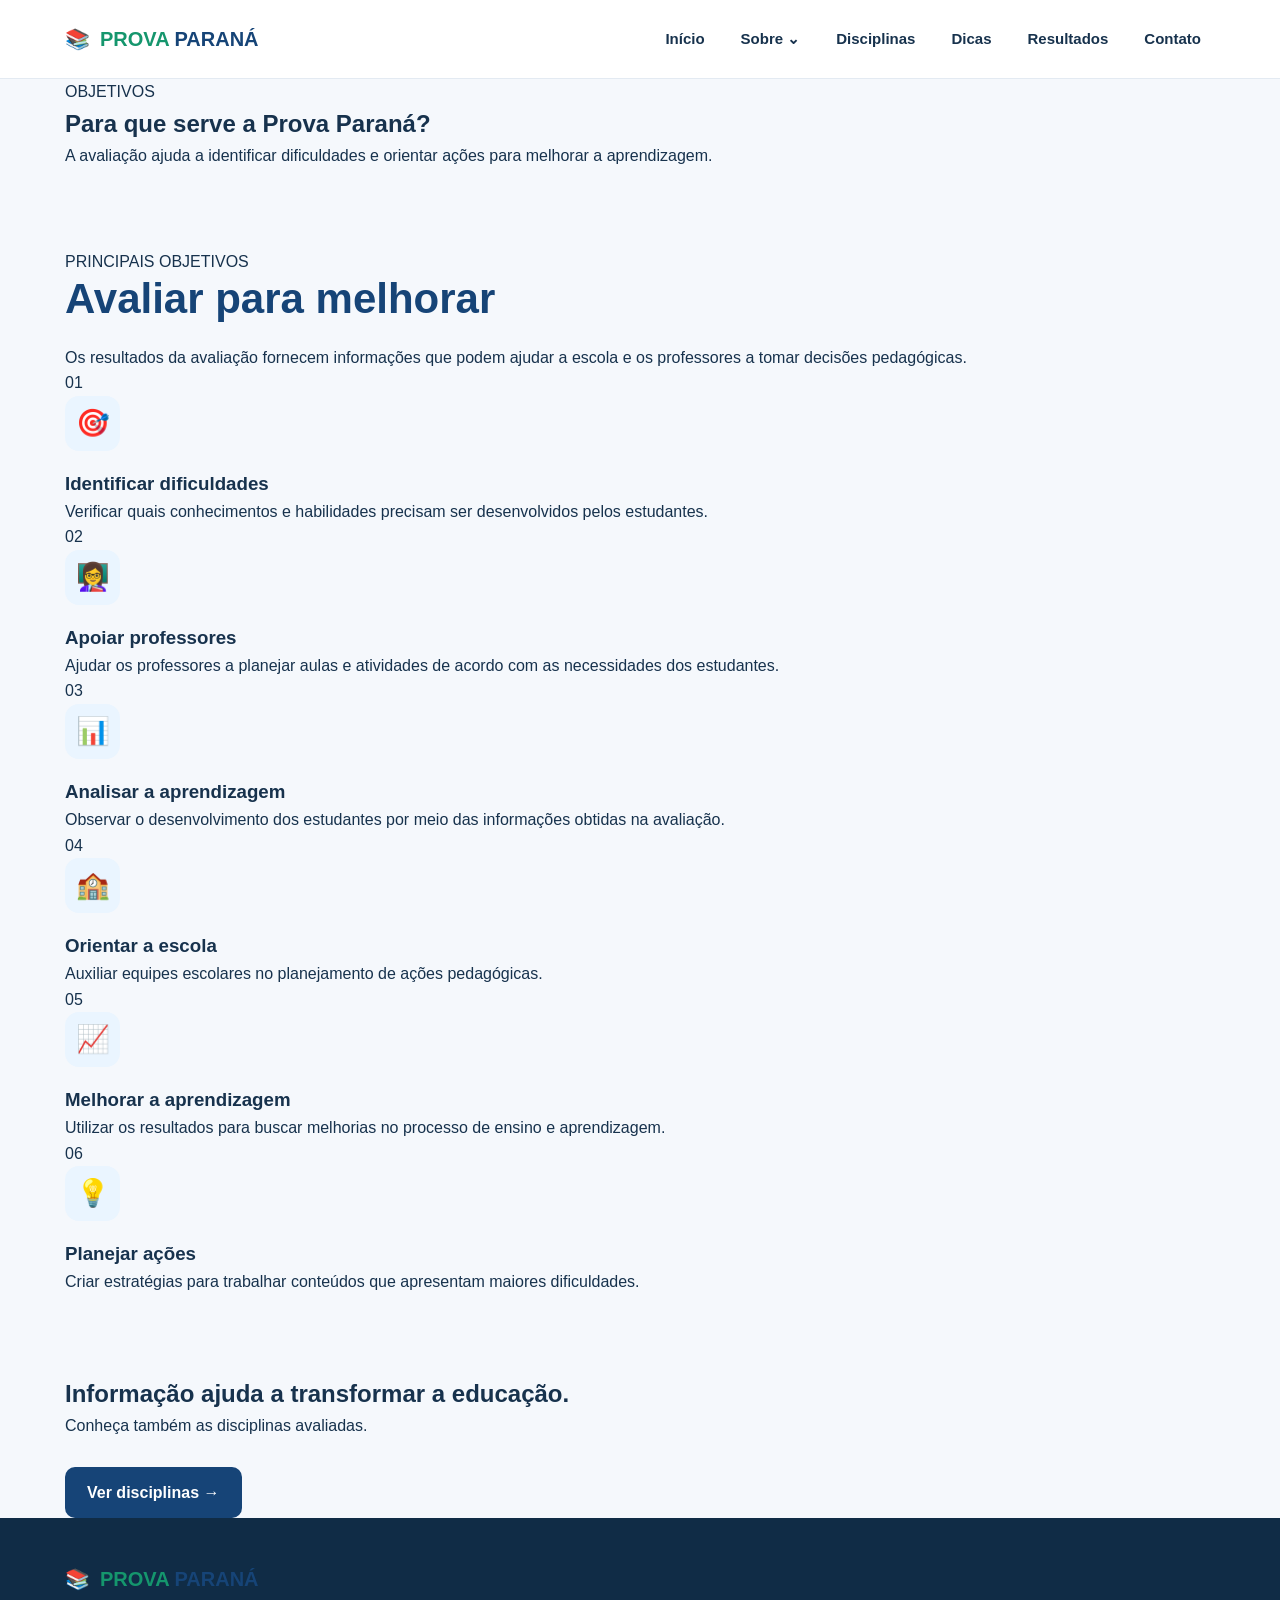
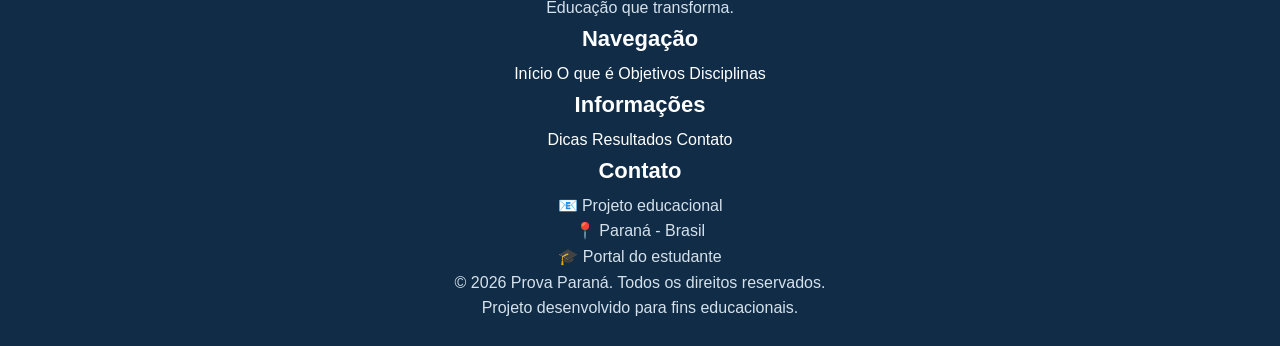
<file: objetivos.html>
<!DOCTYPE html>
<html lang="pt-BR">

<head>

    <meta charset="UTF-8">
    <meta name="viewport" content="width=device-width, initial-scale=1.0">

    <link rel="stylesheet" href="style.css">

    <title>Objetivos | Prova Paraná</title>

</head>

<body>


<header class="header">

    <div class="container header-content">

        <a href="index.html" class="logo">

            <div class="logo-symbol">
                <span>📚</span>
            </div>

            <div class="logo-text">
                <strong>PROVA</strong>
                <span>PARANÁ</span>
            </div>

        </a>


        <button class="menu-btn" aria-label="Abrir menu">

            <span></span>
            <span></span>
            <span></span>

        </button>


        <nav class="main-nav">

            <ul>

                <li>
                    <a href="index.html">
                        Início
                    </a>
                </li>

                <li class="dropdown">

                    <button class="dropdown-btn">
                        Sobre <span>⌄</span>
                    </button>

                    <div class="dropdown-menu">

                        <a href="index.html#sobre">
                            O que é
                        </a>

                        <a href="objetivos.html">
                            Objetivos
                        </a>

                    </div>

                </li>

                <li>
                    <a href="disciplinas.html">
                        Disciplinas
                    </a>
                </li>

                <li>
                    <a href="index.html#dicas">
                        Dicas
                    </a>
                </li>

                <li>
                    <a href="index.html#resultados">
                        Resultados
                    </a>
                </li>

                <li>
                    <a href="index.html#contato">
                        Contato
                    </a>
                </li>

            </ul>

        </nav>

    </div>

</header>


<main>

    <section class="page-hero">

        <div class="container">

            <span class="section-tag">
                OBJETIVOS
            </span>

            <h1>
                Para que serve a
                <span>Prova Paraná?</span>
            </h1>

            <p>
                A avaliação ajuda a identificar dificuldades
                e orientar ações para melhorar a aprendizagem.
            </p>

        </div>

    </section>


    <section class="section">

        <div class="container">

            <div class="section-heading">

                <span class="section-tag">
                    PRINCIPAIS OBJETIVOS
                </span>

                <h2>
                    Avaliar para melhorar
                </h2>

                <p>
                    Os resultados da avaliação fornecem informações
                    que podem ajudar a escola e os professores
                    a tomar decisões pedagógicas.
                </p>

            </div>


            <div class="objectives-page-grid">


                <article class="objective-card">

                    <div class="objective-number">
                        01
                    </div>

                    <div class="card-icon">
                        🎯
                    </div>

                    <h3>
                        Identificar dificuldades
                    </h3>

                    <p>
                        Verificar quais conhecimentos e habilidades
                        precisam ser desenvolvidos pelos estudantes.
                    </p>

                </article>


                <article class="objective-card">

                    <div class="objective-number">
                        02
                    </div>

                    <div class="card-icon">
                        👩‍🏫
                    </div>

                    <h3>
                        Apoiar professores
                    </h3>

                    <p>
                        Ajudar os professores a planejar aulas e
                        atividades de acordo com as necessidades
                        dos estudantes.
                    </p>

                </article>


                <article class="objective-card">

                    <div class="objective-number">
                        03
                    </div>

                    <div class="card-icon">
                        📊
                    </div>

                    <h3>
                        Analisar a aprendizagem
                    </h3>

                    <p>
                        Observar o desenvolvimento dos estudantes
                        por meio das informações obtidas na avaliação.
                    </p>

                </article>


                <article class="objective-card">

                    <div class="objective-number">
                        04
                    </div>

                    <div class="card-icon">
                        🏫
                    </div>

                    <h3>
                        Orientar a escola
                    </h3>

                    <p>
                        Auxiliar equipes escolares no planejamento
                        de ações pedagógicas.
                    </p>

                </article>


                <article class="objective-card">

                    <div class="objective-number">
                        05
                    </div>

                    <div class="card-icon">
                        📈
                    </div>

                    <h3>
                        Melhorar a aprendizagem
                    </h3>

                    <p>
                        Utilizar os resultados para buscar melhorias
                        no processo de ensino e aprendizagem.
                    </p>

                </article>


                <article class="objective-card">

                    <div class="objective-number">
                        06
                    </div>

                    <div class="card-icon">
                        💡
                    </div>

                    <h3>
                        Planejar ações
                    </h3>

                    <p>
                        Criar estratégias para trabalhar conteúdos
                        que apresentam maiores dificuldades.
                    </p>

                </article>


            </div>

        </div>

    </section>


    <section class="final-cta">

        <div class="container final-cta-content">

            <div>

                <h2>
                    Informação ajuda a transformar a educação.
                </h2>

                <p>
                    Conheça também as disciplinas avaliadas.
                </p>

            </div>

            <a href="disciplinas.html" class="btn btn-light">
                Ver disciplinas →
            </a>

        </div>

    </section>

</main>


<footer id="contato" class="footer">

    <div class="container footer-grid">

        <div class="footer-brand">

            <a href="index.html" class="logo footer-logo">

                <div class="logo-symbol">
                    <span>📚</span>
                </div>

                <div class="logo-text">
                    <strong>PROVA</strong>
                    <span>PARANÁ</span>
                </div>

            </a>

            <p>
                Educação que transforma.
            </p>

        </div>


        <div class="footer-column">

            <h3>Navegação</h3>

            <a href="index.html">
                Início
            </a>

            <a href="index.html#sobre">
                O que é
            </a>

            <a href="objetivos.html">
                Objetivos
            </a>

            <a href="disciplinas.html">
                Disciplinas
            </a>

        </div>


        <div class="footer-column">

            <h3>Informações</h3>

            <a href="index.html#dicas">
                Dicas
            </a>

            <a href="index.html#resultados">
                Resultados
            </a>

            <a href="index.html#contato">
                Contato
            </a>

        </div>


        <div class="footer-column">

            <h3>Contato</h3>

            <p>📧 Projeto educacional</p>
            <p>📍 Paraná - Brasil</p>
            <p>🎓 Portal do estudante</p>

        </div>

    </div>


    <div class="footer-bottom">

        <div class="container">

            <p>
                © 2026 Prova Paraná. Todos os direitos reservados.
            </p>

            <p>
                Projeto desenvolvido para fins educacionais.
            </p>

        </div>

    </div>

</footer>


<script src="script.js"></script>

</body>

</html>
</file>
<file: style.css>
/* ==============================
   CONFIGURAÇÕES GERAIS
================================ */

* {
    margin: 0;
    padding: 0;
    box-sizing: border-box;
}

html {
    scroll-behavior: smooth;
}

body {
    font-family: Arial, Helvetica, sans-serif;
    color: #17324d;
    background: #f5f8fc;
    line-height: 1.6;
}

a {
    text-decoration: none;
    color: inherit;
}

.container {
    width: 90%;
    max-width: 1150px;
    margin: 0 auto;
}


/* ==============================
   CABEÇALHO
================================ */

.header {
    background: #ffffff;
    border-bottom: 1px solid #e3eaf2;
    position: sticky;
    top: 0;
    z-index: 1000;
}

.header-content {
    min-height: 78px;
    display: flex;
    align-items: center;
    justify-content: space-between;
}

.logo {
    display: flex;
    align-items: center;
    gap: 10px;
    color: #164477;
    font-size: 20px;
    font-weight: 700;
}

.logo strong {
    color: #15966d;
}

.logo-icon {
    width: 42px;
    height: 42px;
    display: flex;
    align-items: center;
    justify-content: center;
    background: #e9f5ff;
    border-radius: 12px;
    font-size: 22px;
}


/* ==============================
   MENU
================================ */

.main-nav ul {
    list-style: none;
    display: flex;
    align-items: center;
    gap: 8px;
}

.main-nav a,
.dropdown-btn {
    display: block;
    padding: 10px 14px;
    border-radius: 8px;
    color: #17324d;
    font-size: 15px;
    font-weight: 600;
    background: transparent;
    border: none;
    cursor: pointer;
    font-family: inherit;
}

.main-nav a:hover,
.dropdown-btn:hover {
    background: #eef6ff;
    color: #1465a5;
}


/* DROPDOWN */

.dropdown {
    position: relative;
}

.dropdown-menu {
    position: absolute;
    top: 100%;
    left: 0;
    min-width: 180px;
    background: #ffffff;
    border: 1px solid #e3eaf2;
    border-radius: 12px;
    padding: 8px;
    box-shadow: 0 10px 25px rgba(0, 0, 0, 0.10);
    display: none;
}

.dropdown:hover .dropdown-menu,
.dropdown.active .dropdown-menu {
    display: block;
}

.dropdown-menu a {
    width: 100%;
}


/* BOTÃO HAMBÚRGUER */

.menu-btn {
    display: none;
    width: 45px;
    height: 45px;
    border: none;
    background: transparent;
    cursor: pointer;
    flex-direction: column;
    justify-content: center;
    align-items: center;
    gap: 5px;
}

.menu-btn span {
    display: block;
    width: 30px;
    height: 3px;
    background: #164477;
    border-radius: 5px;
}


/* ==============================
   HERO
================================ */

.hero {
    background: linear-gradient(135deg, #eaf5ff, #f0fbf7);
    padding: 90px 0;
}

.hero h1 {
    color: #164477;
    font-size: clamp(38px, 6vw, 64px);
    line-height: 1.1;
    margin: 10px 0 15px;
}

.hero-text {
    font-size: 24px;
    color: #15966d;
    font-weight: 700;
    margin-bottom: 12px;
}

.hero p {
    max-width: 700px;
}


/* ==============================
   TEXTOS DAS SEÇÕES
================================ */

.section {
    padding: 80px 0;
    background: #ffffff;
}

.section:nth-child(even) {
    background: #f5f8fc;
}

.section-label {
    color: #15966d;
    font-size: 14px;
    font-weight: 800;
    letter-spacing: 1.5px;
    margin-bottom: 8px;
}

.section h2 {
    color: #164477;
    font-size: clamp(28px, 4vw, 42px);
    margin-bottom: 20px;
    line-height: 1.2;
}

.section > .container > p {
    max-width: 800px;
    margin-bottom: 15px;
}


/* ==============================
   CARDS
================================ */

.cards {
    display: grid;
    grid-template-columns: repeat(3, 1fr);
    gap: 22px;
    margin-top: 35px;
}

.card {
    background: #ffffff;
    border: 1px solid #e2eaf2;
    border-radius: 18px;
    padding: 28px;
    box-shadow: 0 8px 22px rgba(23, 50, 77, 0.06);
    transition: transform 0.2s ease, box-shadow 0.2s ease;
}

.card:hover {
    transform: translateY(-4px);
    box-shadow: 0 12px 28px rgba(23, 50, 77, 0.10);
}

.card-icon {
    width: 55px;
    height: 55px;
    display: flex;
    align-items: center;
    justify-content: center;
    background: #eaf5ff;
    border-radius: 14px;
    font-size: 27px;
    margin-bottom: 18px;
}

.card h3 {
    color: #164477;
    font-size: 21px;
    margin-bottom: 10px;
}

.card p {
    color: #53687a;
}


/* ==============================
   BOTÕES
================================ */

.btn {
    display: inline-block;
    margin-top: 28px;
    padding: 13px 22px;
    background: #164477;
    color: #ffffff;
    border-radius: 10px;
    font-weight: 700;
    transition: 0.2s;
}

.btn:hover {
    background: #15966d;
    transform: translateY(-2px);
}


/* ==============================
   PÁGINA DE DISCIPLINAS
================================ */

.disciplinas {
    padding: 70px 0;
    background: #f5f8fc;
}

.disciplina-card {
    background: #ffffff;
    border: 1px solid #e2eaf2;
    border-radius: 18px;
    padding: 30px;
    margin-bottom: 22px;
    box-shadow: 0 8px 22px rgba(23, 50, 77, 0.06);
}

.disciplina-icon {
    font-size: 38px;
    margin-bottom: 12px;
}

.disciplina-card h2 {
    color: #164477;
    margin-bottom: 10px;
}


/* ==============================
   CHAMADA FINAL
================================ */

.cta {
    background: #164477;
    color: #ffffff;
    text-align: center;
    padding: 70px 0;
}

.cta h2 {
    font-size: clamp(28px, 4vw, 42px);
    margin-bottom: 12px;
}

.cta p {
    max-width: 650px;
    margin: 0 auto;
}

.cta .btn {
    background: #ffffff;
    color: #164477;
}

.cta .btn:hover {
    background: #15966d;
    color: #ffffff;
}


/* ==============================
   RODAPÉ
================================ */

.footer {
    background: #102c46;
    color: #ffffff;
    padding: 45px 0 25px;
    text-align: center;
}

.footer h3 {
    font-size: 22px;
    margin-bottom: 5px;
}

.footer p {
    color: #d5e1eb;
}

.footer-links {
    display: flex;
    justify-content: center;
    flex-wrap: wrap;
    gap: 20px;
    margin: 25px 0;
}

.footer-links a:hover {
    color: #70d3ae;
}

.copyright {
    border-top: 1px solid rgba(255,255,255,0.15);
    padding-top: 20px;
    margin-top: 20px;
    font-size: 13px;
}


/* ==============================
   CELULAR
================================ */

@media (max-width: 768px) {

    .header-content {
        min-height: 68px;
    }

    .menu-btn {
        display: flex;
    }

    .main-nav {
        position: absolute;
        top: 100%;
        right: 0;
        width: 280px;
        background: #ffffff;
        border-radius: 0 0 0 18px;
        box-shadow: 0 10px 25px rgba(0,0,0,0.12);

        max-height: 0;
        overflow: hidden;
        transition: max-height 0.3s ease;
    }

    .main-nav.active {
        max-height: 600px;
    }

    .main-nav ul {
        display: block;
        padding: 12px;
    }

    .main-nav li {
        width: 100%;
    }

    .main-nav a,
    .dropdown-btn {
        width: 100%;
        text-align: left;
        padding: 15px;
        font-size: 16px;
    }

    .dropdown-menu {
        position: static;
        width: 100%;
        box-shadow: none;
        border: none;
        background: #f3f7fb;
        margin-bottom: 5px;
    }

    .dropdown:hover .dropdown-menu {
        display: none;
    }

    .dropdown.active .dropdown-menu {
        display: block;
    }

    .hero {
        padding: 65px 0;
    }

    .hero h1 {
        font-size: 42px;
    }

    .hero-text {
        font-size: 20px;
    }

    .section {
        padding: 55px 0;
    }

    .cards {
        grid-template-columns: 1fr;
        gap: 18px;
    }

    .card {
        padding: 24px;
    }

    .logo {
        font-size: 17px;
    }

    .logo-icon {
        width: 38px;
        height: 38px;
    }

}


/* ==============================
   CELULARES PEQUENOS
================================ */

@media (max-width: 420px) {

    .container {
        width: 92%;
    }

    .hero h1 {
        font-size: 36px;
    }

    .hero {
        padding: 50px 0;
    }

    .main-nav {
        width: 250px;
    }

}
</file>
